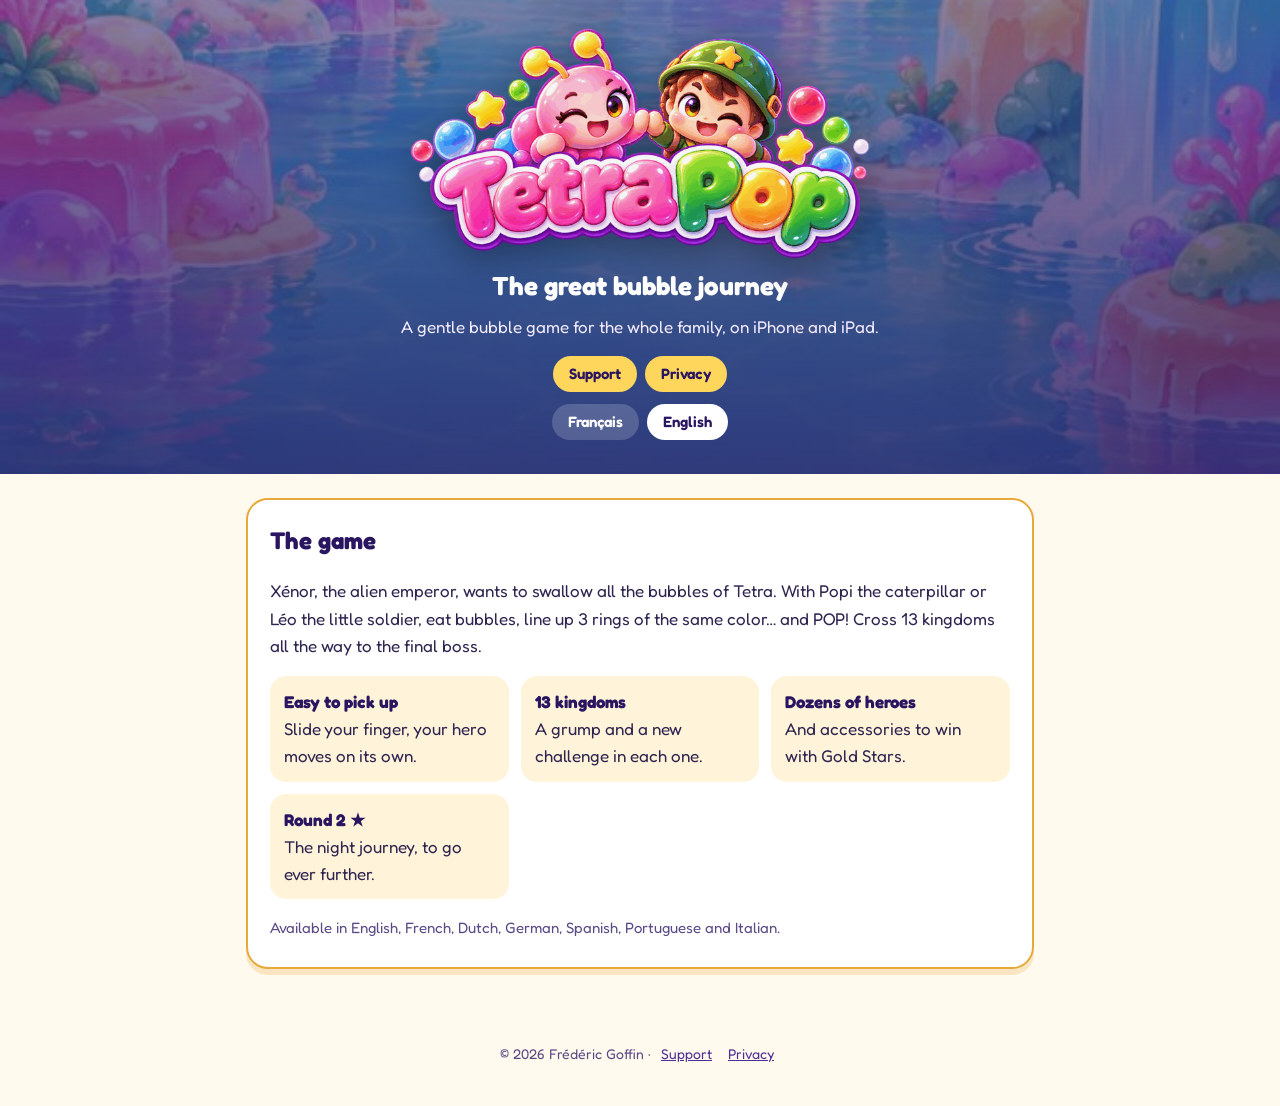
<file: index.html>
<!doctype html>
<html lang="fr">
<head>
<meta charset="utf-8">
<meta name="viewport" content="width=device-width, initial-scale=1">
<title>TetraPop</title>
<meta name="description" content="TetraPop — le jeu de bulles de Popi et Léo pour iPhone et iPad. The bubble game of Popi and Léo for iPhone and iPad.">
<link rel="icon" href="img/icon.png">
<link rel="apple-touch-icon" href="img/apple-touch-icon.png">
<link rel="preconnect" href="https://fonts.googleapis.com">
<link rel="stylesheet" href="https://fonts.googleapis.com/css2?family=Fredoka:wght@400;600;700&display=swap">
<link rel="stylesheet" href="style.css">
<script src="lang.js"></script>
</head>
<body>
<header class="hero">
  <img class="logo" src="img/logo.png" alt="TetraPop" width="700" height="351">
  <div data-lang="fr">
    <h1>Le grand voyage des bulles</h1>
    <p>Un jeu de bulles tout doux pour toute la famille, sur iPhone et iPad.</p>
  </div>
  <div data-lang="en">
    <h1>The great bubble journey</h1>
    <p>A gentle bubble game for the whole family, on iPhone and iPad.</p>
  </div>
  <nav class="top">
    <a href="support.html"><span data-lang="fr">Aide</span><span data-lang="en">Support</span></a>
    <a href="privacy.html"><span data-lang="fr">Confidentialité</span><span data-lang="en">Privacy</span></a>
  </nav>
  <div class="lang-switch">
    <button type="button" value="fr">Français</button>
    <button type="button" value="en">English</button>
  </div>
</header>

<main>
  <section class="card" data-lang="fr">
    <h2>Le jeu</h2>
    <p>Xénor, l'empereur alien, veut avaler toutes les bulles de Tetra. Avec Popi la chenille ou Léo le petit soldat, mange les bulles, aligne 3 anneaux de la même couleur… et POUF ! Traverse 13 royaumes jusqu'au boss final.</p>
    <ul class="features">
      <li><b>Facile à prendre en main</b>Glisse ton doigt, ton héros avance tout seul.</li>
      <li><b>13 royaumes</b>Un grognon et un nouveau défi dans chacun.</li>
      <li><b>Des dizaines de héros</b>Et des accessoires à gagner avec les Étoiles d'or.</li>
      <li><b>Tour 2 ★</b>Le voyage de nuit, pour aller toujours plus loin.</li>
    </ul>
    <p class="muted">Disponible en français, anglais, néerlandais, allemand, espagnol, portugais et italien.</p>
  </section>
  <section class="card" data-lang="en">
    <h2>The game</h2>
    <p>Xénor, the alien emperor, wants to swallow all the bubbles of Tetra. With Popi the caterpillar or Léo the little soldier, eat bubbles, line up 3 rings of the same color… and POP! Cross 13 kingdoms all the way to the final boss.</p>
    <ul class="features">
      <li><b>Easy to pick up</b>Slide your finger, your hero moves on its own.</li>
      <li><b>13 kingdoms</b>A grump and a new challenge in each one.</li>
      <li><b>Dozens of heroes</b>And accessories to win with Gold Stars.</li>
      <li><b>Round 2 ★</b>The night journey, to go ever further.</li>
    </ul>
    <p class="muted">Available in English, French, Dutch, German, Spanish, Portuguese and Italian.</p>
  </section>
</main>

<footer>
  © 2026 Frédéric Goffin ·
  <a href="support.html"><span data-lang="fr">Aide</span><span data-lang="en">Support</span></a>
  <a href="privacy.html"><span data-lang="fr">Confidentialité</span><span data-lang="en">Privacy</span></a>
</footer>
</body>
</html>
</file>
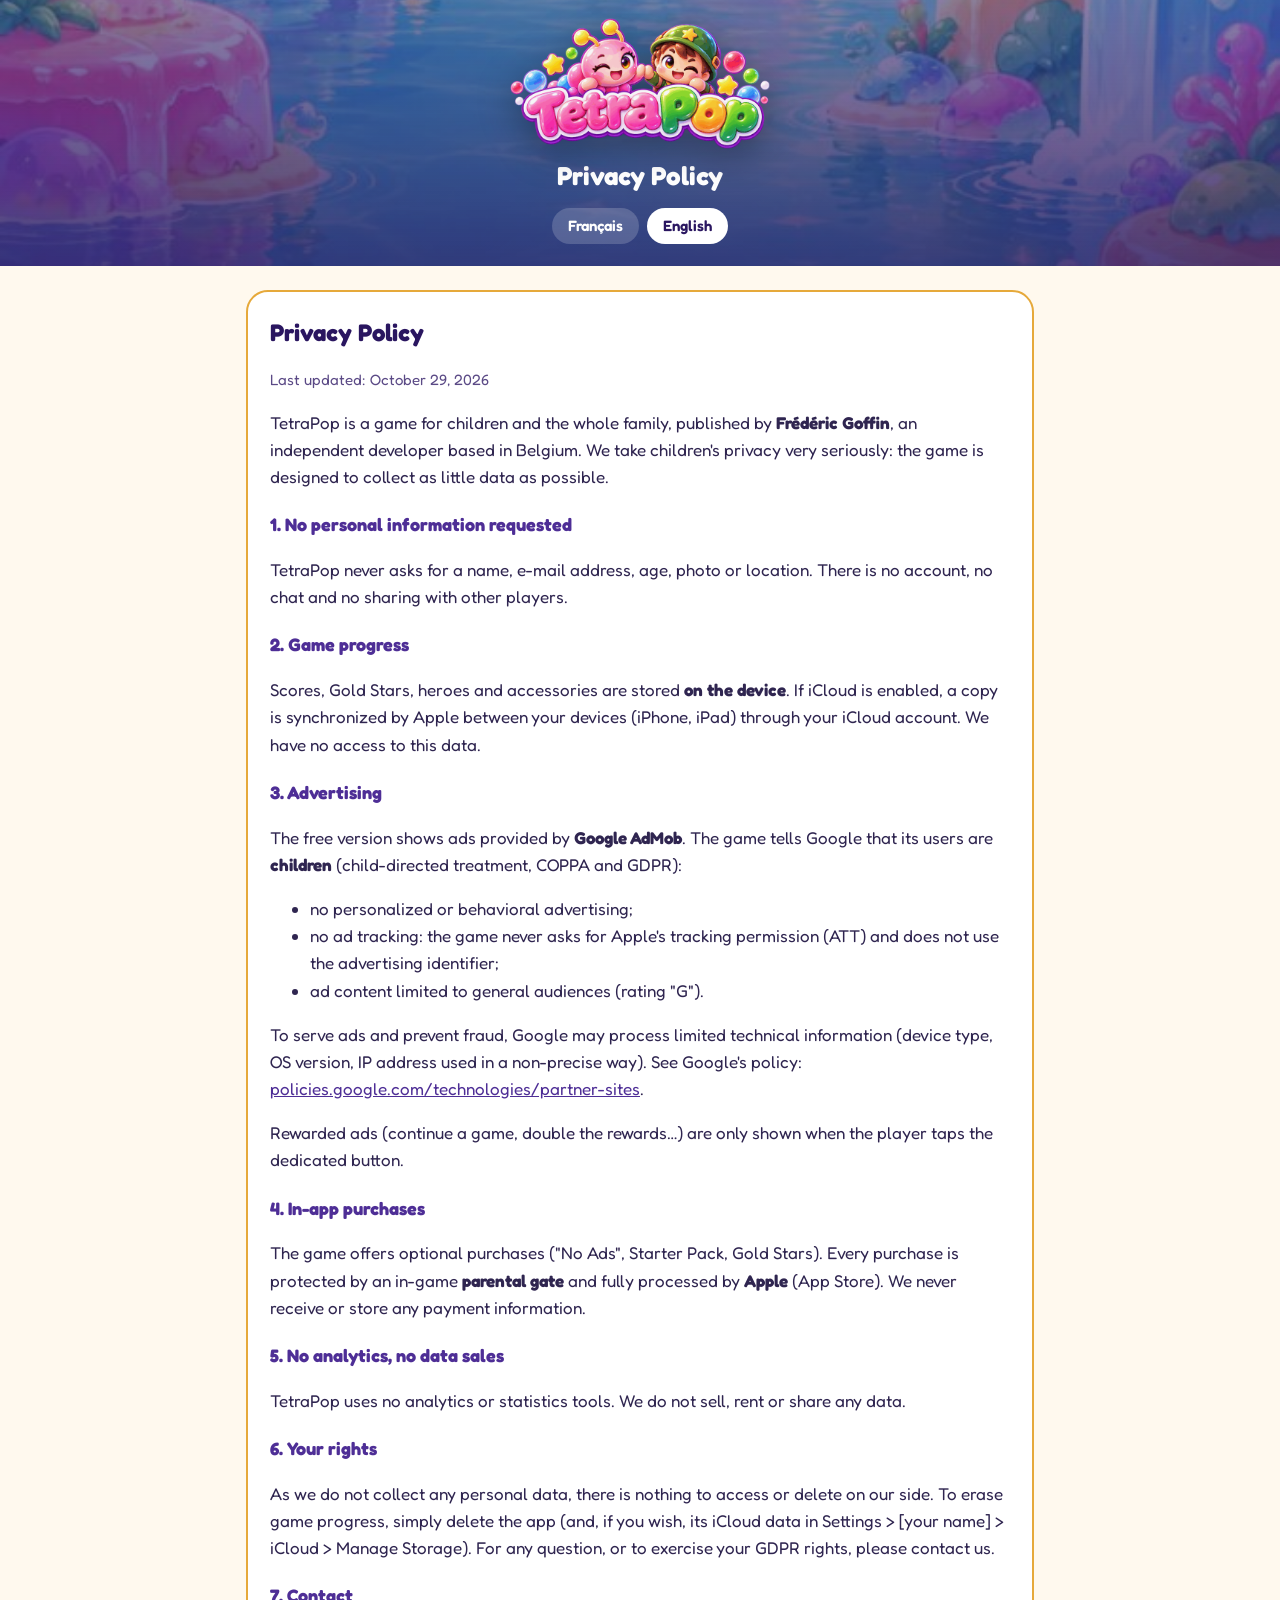
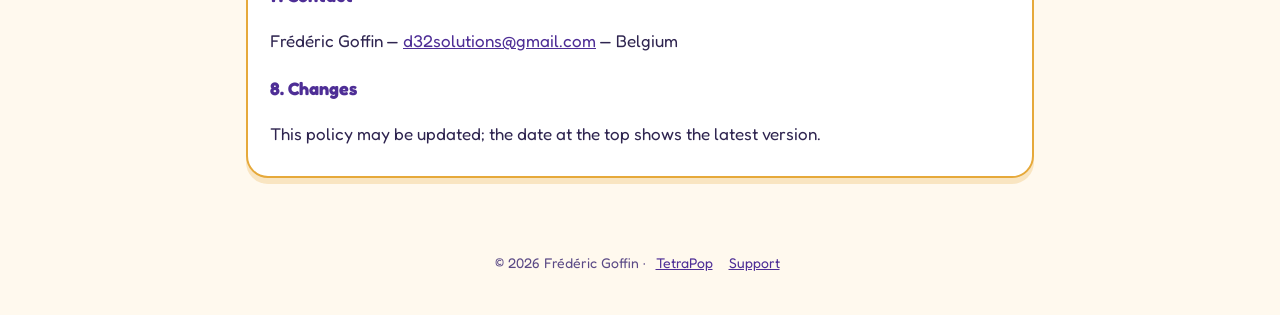
<file: privacy.html>
<!doctype html>
<html lang="fr">
<head>
<meta charset="utf-8">
<meta name="viewport" content="width=device-width, initial-scale=1">
<title>TetraPop — Confidentialité / Privacy</title>
<link rel="icon" href="img/icon.png">
<link rel="apple-touch-icon" href="img/apple-touch-icon.png">
<link rel="preconnect" href="https://fonts.googleapis.com">
<link rel="stylesheet" href="https://fonts.googleapis.com/css2?family=Fredoka:wght@400;600;700&display=swap">
<link rel="stylesheet" href="style.css">
<script src="lang.js"></script>
</head>
<body>
<header class="hero small">
  <a href="index.html"><img class="logo" src="img/logo.png" alt="TetraPop" width="700" height="351"></a>
  <h1><span data-lang="fr">Politique de confidentialité</span><span data-lang="en">Privacy Policy</span></h1>
  <div class="lang-switch">
    <button type="button" value="fr">Français</button>
    <button type="button" value="en">English</button>
  </div>
</header>
<main>
<section class="card" id="fr" lang="fr" data-lang="fr">
  <h2>Politique de confidentialité</h2>
  <p class="muted">Dernière mise à jour : 29 octobre 2026</p>

  <p>TetraPop est un jeu pour enfants et pour toute la famille, publié par <strong>Frédéric Goffin</strong>, développeur indépendant (Belgique). Nous prenons très au sérieux la vie privée des enfants : le jeu est conçu pour collecter le moins de données possible.</p>

  <h3>1. Aucune donnée personnelle demandée</h3>
  <p>TetraPop ne demande ni nom, ni adresse e-mail, ni âge, ni photo, ni position. Il n'y a pas de compte à créer, pas de chat et pas de partage avec d'autres joueurs.</p>

  <h3>2. La progression du jeu</h3>
  <p>Les scores, les Étoiles d'or, les héros et les accessoires sont enregistrés <strong>sur l'appareil</strong>. Si iCloud est activé, une copie est synchronisée par Apple entre vos appareils (iPhone, iPad) via votre compte iCloud. Nous n'avons pas accès à ces données.</p>

  <h3>3. Publicités</h3>
  <p>La version gratuite affiche des publicités fournies par <strong>Google AdMob</strong>. Le jeu indique à Google que ses utilisateurs sont des <strong>enfants</strong> (traitement « destiné aux enfants », COPPA et RGPD) :</p>
  <ul>
    <li>aucune publicité personnalisée ou ciblée selon le comportement ;</li>
    <li>aucun suivi publicitaire : le jeu ne demande jamais l'autorisation de suivi d'Apple (ATT) et n'utilise pas l'identifiant publicitaire ;</li>
    <li>contenu des publicités limité au tout public (classification « G »).</li>
  </ul>
  <p>Pour afficher une publicité et lutter contre la fraude, Google peut traiter des informations techniques limitées (type d'appareil, version du système, adresse IP utilisée de façon non précise). Voir la politique de Google : <a href="https://policies.google.com/technologies/partner-sites">policies.google.com/technologies/partner-sites</a>.</p>
  <p>Les publicités récompensées (continuer une partie, doubler ses gains…) ne s'affichent que si le joueur appuie lui-même sur le bouton prévu.</p>

  <h3>4. Achats intégrés</h3>
  <p>Le jeu propose des achats facultatifs (« Sans publicité », Pack de départ, Étoiles d'or). Chaque achat est protégé par un <strong>contrôle parental</strong> dans le jeu, puis traité entièrement par <strong>Apple</strong> (App Store). Nous ne recevons ni ne conservons aucune donnée de paiement.</p>

  <h3>5. Pas d'analyse, pas de vente de données</h3>
  <p>TetraPop n'utilise aucun outil de statistiques ou d'analyse. Nous ne vendons, ne louons et ne partageons aucune donnée.</p>

  <h3>6. Vos droits</h3>
  <p>Comme aucune donnée personnelle n'est collectée par nous, il n'y a rien à consulter ni à supprimer de notre côté. Pour effacer la progression, il suffit de supprimer l'application (et, si vous le souhaitez, ses données iCloud dans Réglages &gt; [votre nom] &gt; iCloud &gt; Gérer le stockage). Pour toute question, ou pour exercer vos droits au titre du RGPD, écrivez-nous.</p>

  <h3>7. Contact</h3>
  <p>Frédéric Goffin — <a href="mailto:d32solutions@gmail.com">d32solutions@gmail.com</a> — Belgique</p>

  <h3>8. Modifications</h3>
  <p>Cette politique peut être mise à jour ; la date en haut de page indique la dernière version.</p>
</section>

<section class="card" id="en" lang="en" data-lang="en">
  <h2>Privacy Policy</h2>
  <p class="muted">Last updated: October 29, 2026</p>

  <p>TetraPop is a game for children and the whole family, published by <strong>Frédéric Goffin</strong>, an independent developer based in Belgium. We take children's privacy very seriously: the game is designed to collect as little data as possible.</p>

  <h3>1. No personal information requested</h3>
  <p>TetraPop never asks for a name, e-mail address, age, photo or location. There is no account, no chat and no sharing with other players.</p>

  <h3>2. Game progress</h3>
  <p>Scores, Gold Stars, heroes and accessories are stored <strong>on the device</strong>. If iCloud is enabled, a copy is synchronized by Apple between your devices (iPhone, iPad) through your iCloud account. We have no access to this data.</p>

  <h3>3. Advertising</h3>
  <p>The free version shows ads provided by <strong>Google AdMob</strong>. The game tells Google that its users are <strong>children</strong> (child-directed treatment, COPPA and GDPR):</p>
  <ul>
    <li>no personalized or behavioral advertising;</li>
    <li>no ad tracking: the game never asks for Apple's tracking permission (ATT) and does not use the advertising identifier;</li>
    <li>ad content limited to general audiences (rating "G").</li>
  </ul>
  <p>To serve ads and prevent fraud, Google may process limited technical information (device type, OS version, IP address used in a non-precise way). See Google's policy: <a href="https://policies.google.com/technologies/partner-sites">policies.google.com/technologies/partner-sites</a>.</p>
  <p>Rewarded ads (continue a game, double the rewards…) are only shown when the player taps the dedicated button.</p>

  <h3>4. In-app purchases</h3>
  <p>The game offers optional purchases ("No Ads", Starter Pack, Gold Stars). Every purchase is protected by an in-game <strong>parental gate</strong> and fully processed by <strong>Apple</strong> (App Store). We never receive or store any payment information.</p>

  <h3>5. No analytics, no data sales</h3>
  <p>TetraPop uses no analytics or statistics tools. We do not sell, rent or share any data.</p>

  <h3>6. Your rights</h3>
  <p>As we do not collect any personal data, there is nothing to access or delete on our side. To erase game progress, simply delete the app (and, if you wish, its iCloud data in Settings &gt; [your name] &gt; iCloud &gt; Manage Storage). For any question, or to exercise your GDPR rights, please contact us.</p>

  <h3>7. Contact</h3>
  <p>Frédéric Goffin — <a href="mailto:d32solutions@gmail.com">d32solutions@gmail.com</a> — Belgium</p>

  <h3>8. Changes</h3>
  <p>This policy may be updated; the date at the top shows the latest version.</p>
</section>
</main>
<footer>
  © 2026 Frédéric Goffin ·
  <a href="index.html">TetraPop</a>
  <a href="support.html"><span data-lang="fr">Aide</span><span data-lang="en">Support</span></a>
</footer>
</body>
</html>
</file>
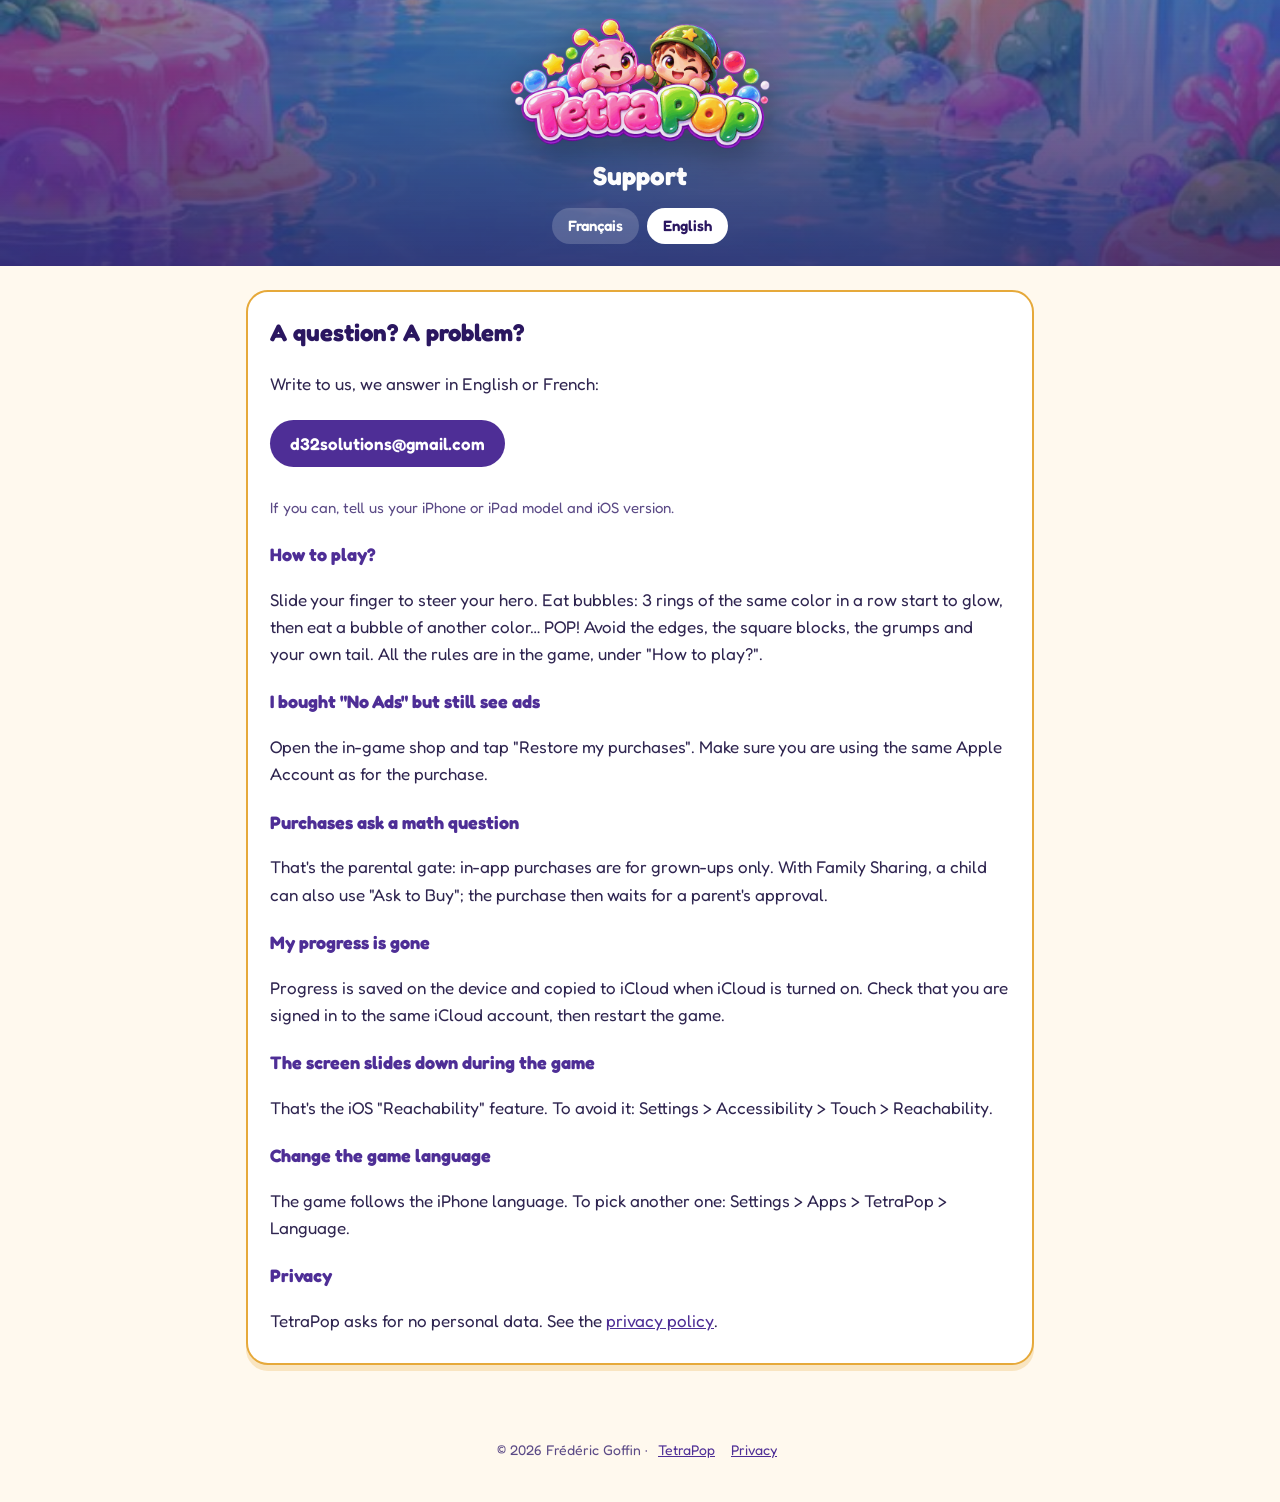
<file: support.html>
<!doctype html>
<html lang="fr">
<head>
<meta charset="utf-8">
<meta name="viewport" content="width=device-width, initial-scale=1">
<title>TetraPop — Aide / Support</title>
<link rel="icon" href="img/icon.png">
<link rel="apple-touch-icon" href="img/apple-touch-icon.png">
<link rel="preconnect" href="https://fonts.googleapis.com">
<link rel="stylesheet" href="https://fonts.googleapis.com/css2?family=Fredoka:wght@400;600;700&display=swap">
<link rel="stylesheet" href="style.css">
<script src="lang.js"></script>
</head>
<body>
<header class="hero small">
  <a href="index.html"><img class="logo" src="img/logo.png" alt="TetraPop" width="700" height="351"></a>
  <h1><span data-lang="fr">Aide</span><span data-lang="en">Support</span></h1>
  <div class="lang-switch">
    <button type="button" value="fr">Français</button>
    <button type="button" value="en">English</button>
  </div>
</header>

<main>
<section class="card" lang="fr" data-lang="fr">
  <h2>Une question ? Un souci ?</h2>
  <p>Écris-nous, nous répondons en français ou en anglais :</p>
  <a class="mail" href="mailto:d32solutions@gmail.com?subject=TetraPop">d32solutions@gmail.com</a>
  <p class="muted">Indique si possible le modèle de ton iPhone ou iPad et la version d'iOS.</p>

  <h3>Comment jouer ?</h3>
  <p>Glisse ton doigt pour diriger ton héros. Mange les bulles : 3 anneaux de la même couleur à la suite se mettent à briller, puis mange une bulle d'une autre couleur… POUF ! Évite les bords, les blocs carrés, les grognons et ta propre queue. Toutes les règles sont dans le jeu, bouton « Comment jouer ? ».</p>

  <h3>J'ai acheté « Sans publicité », mais je vois encore des pubs</h3>
  <p>Ouvre la boutique du jeu et touche « Restaurer mes achats ». Vérifie que tu utilises le même compte Apple que lors de l'achat.</p>

  <h3>Les achats demandent une question de calcul</h3>
  <p>C'est le contrôle parental : les achats intégrés sont réservés aux adultes. Avec le « Partage familial », un enfant peut aussi utiliser « Demander l'autorisation » ; l'achat attend alors l'accord d'un parent.</p>

  <h3>Ma progression a disparu</h3>
  <p>La progression est enregistrée sur l'appareil et copiée dans iCloud si iCloud est activé. Vérifie que tu es connecté au même compte iCloud, puis relance le jeu.</p>

  <h3>L'écran descend tout seul pendant la partie</h3>
  <p>C'est la fonction « Accès facile » d'iOS. Pour l'éviter : Réglages &gt; Accessibilité &gt; Toucher &gt; Accès facile.</p>

  <h3>Changer la langue du jeu</h3>
  <p>Le jeu suit la langue de l'iPhone. Pour en choisir une autre : Réglages &gt; Apps &gt; TetraPop &gt; Langue.</p>

  <h3>Confidentialité</h3>
  <p>TetraPop ne demande aucune donnée personnelle. Voir la <a href="privacy.html?lang=fr">politique de confidentialité</a>.</p>
</section>

<section class="card" lang="en" data-lang="en">
  <h2>A question? A problem?</h2>
  <p>Write to us, we answer in English or French:</p>
  <a class="mail" href="mailto:d32solutions@gmail.com?subject=TetraPop">d32solutions@gmail.com</a>
  <p class="muted">If you can, tell us your iPhone or iPad model and iOS version.</p>

  <h3>How to play?</h3>
  <p>Slide your finger to steer your hero. Eat bubbles: 3 rings of the same color in a row start to glow, then eat a bubble of another color… POP! Avoid the edges, the square blocks, the grumps and your own tail. All the rules are in the game, under "How to play?".</p>

  <h3>I bought "No Ads" but still see ads</h3>
  <p>Open the in-game shop and tap "Restore my purchases". Make sure you are using the same Apple Account as for the purchase.</p>

  <h3>Purchases ask a math question</h3>
  <p>That's the parental gate: in-app purchases are for grown-ups only. With Family Sharing, a child can also use "Ask to Buy"; the purchase then waits for a parent's approval.</p>

  <h3>My progress is gone</h3>
  <p>Progress is saved on the device and copied to iCloud when iCloud is turned on. Check that you are signed in to the same iCloud account, then restart the game.</p>

  <h3>The screen slides down during the game</h3>
  <p>That's the iOS "Reachability" feature. To avoid it: Settings &gt; Accessibility &gt; Touch &gt; Reachability.</p>

  <h3>Change the game language</h3>
  <p>The game follows the iPhone language. To pick another one: Settings &gt; Apps &gt; TetraPop &gt; Language.</p>

  <h3>Privacy</h3>
  <p>TetraPop asks for no personal data. See the <a href="privacy.html?lang=en">privacy policy</a>.</p>
</section>
</main>

<footer>
  © 2026 Frédéric Goffin ·
  <a href="index.html">TetraPop</a>
  <a href="privacy.html"><span data-lang="fr">Confidentialité</span><span data-lang="en">Privacy</span></a>
</footer>
</body>
</html>
</file>
<file: style.css>
:root {
  --ink: #2A1660;
  --soft: #5B4A86;
  --violet: #4E2E96;
  --gold: #E6A93A;
  --sun: #FFD65C;
  --bg: #FFF9EE;
  --card: #ffffff;
}
* { box-sizing: border-box; }
html { scroll-behavior: smooth; }
body {
  margin: 0;
  background: var(--bg);
  color: var(--ink);
  font: 17px/1.6 "Fredoka", -apple-system, BlinkMacSystemFont, "Segoe UI", Roboto, sans-serif;
}
a { color: var(--violet); }

/* En-tête */
.hero {
  position: relative;
  text-align: center;
  padding: 28px 16px 34px;
  color: #fff;
  background: linear-gradient(180deg, rgba(42,22,96,.55), rgba(42,22,96,.82)), url("img/bg.jpg") center 30% / cover;
}
.hero .logo { width: min(460px, 86vw); height: auto; display: block; margin: 0 auto; filter: drop-shadow(0 8px 18px rgba(0,0,0,.35)); }
.hero h1 { margin: 6px 0 0; font-size: 26px; font-weight: 700; }
.hero p { margin: 6px auto 0; max-width: 560px; color: #F1EAFF; }
.hero.small { padding: 18px 16px 22px; }
.hero.small .logo { width: min(260px, 70vw); }

nav.top { display: flex; flex-wrap: wrap; justify-content: center; gap: 8px; margin-top: 16px; }
nav.top a, .lang-switch button {
  font: inherit; font-size: 15px; font-weight: 600;
  color: var(--ink); background: var(--sun);
  border: 0; border-radius: 999px; padding: 6px 16px;
  text-decoration: none; cursor: pointer;
}
nav.top a.ghost { background: rgba(255,255,255,.18); color: #fff; }
.lang-switch { display: flex; justify-content: center; gap: 8px; margin-top: 12px; }
.lang-switch button { background: rgba(255,255,255,.18); color: #fff; }
.lang-switch button[aria-pressed="true"] { background: #fff; color: var(--ink); }

main { max-width: 820px; margin: 0 auto; padding: 24px 16px 40px; }
.card {
  background: var(--card);
  border: 2px solid var(--gold);
  border-radius: 22px;
  padding: 22px 22px 12px;
  margin-bottom: 24px;
  box-shadow: 0 6px 0 rgba(230,169,58,.25);
}
h2 { margin: 0 0 6px; font-size: 24px; }
h3 { margin: 20px 0 6px; font-size: 18px; color: var(--violet); }
p, li { color: #2f2550; }
.muted { color: var(--soft); font-size: 15px; }

.features { display: grid; grid-template-columns: repeat(auto-fit, minmax(200px, 1fr)); gap: 12px; padding: 0; list-style: none; }
.features li { background: #FFF4DA; border-radius: 16px; padding: 12px 14px; }
.features b { display: block; color: var(--ink); }

.mail {
  display: inline-block; margin: 6px 0 14px;
  background: var(--violet); color: #fff; text-decoration: none;
  border-radius: 999px; padding: 10px 20px; font-weight: 600;
}

footer { text-align: center; padding: 10px 16px 40px; color: var(--soft); font-size: 14px; }
footer a { margin: 0 6px; }

/* Langue : seule la langue choisie est visible quand le JavaScript tourne. */
.js [data-lang] { display: none; }
.js [data-lang].on { display: block; }
.js span[data-lang].on { display: inline; }
</file>
